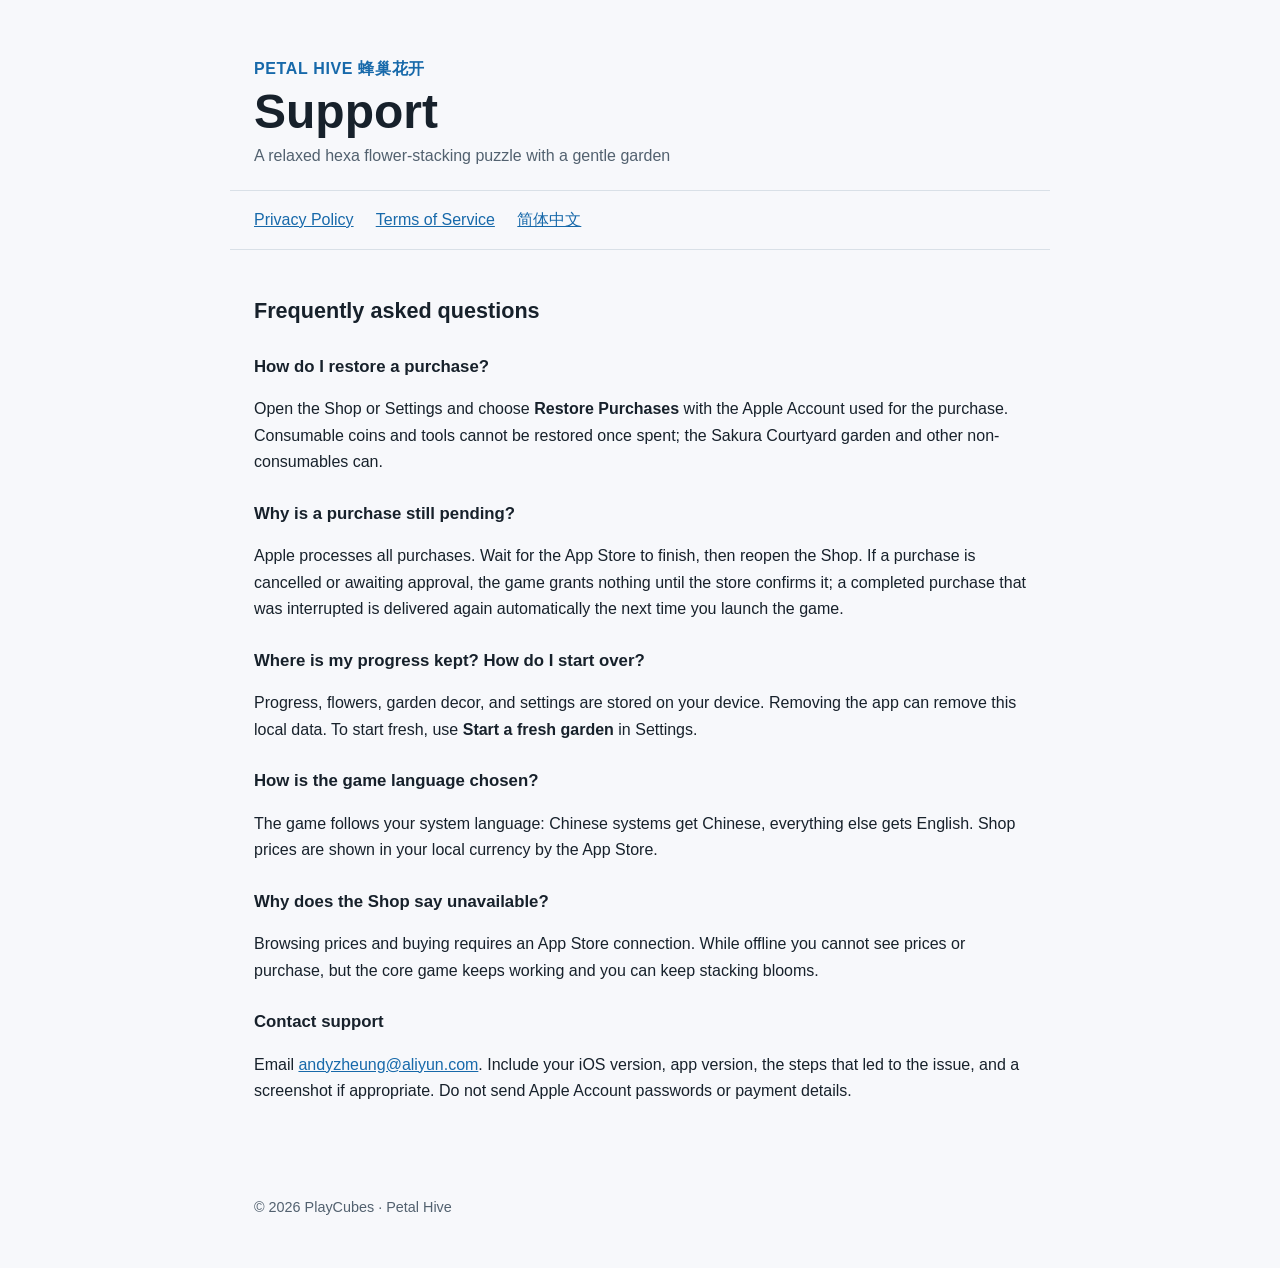
<file: index.html>
<!doctype html>
<html lang="en">
<head>
  <meta charset="utf-8">
  <meta http-equiv="refresh" content="0; url=en/">
  <meta name="viewport" content="width=device-width, initial-scale=1">
  <title>Petal Hive Support</title>
</head>
<body>
  <p><a href="en/">Petal Hive Support</a> · <a href="zh/">蜂巢花开支持</a></p>
</body>
</html>
</file>
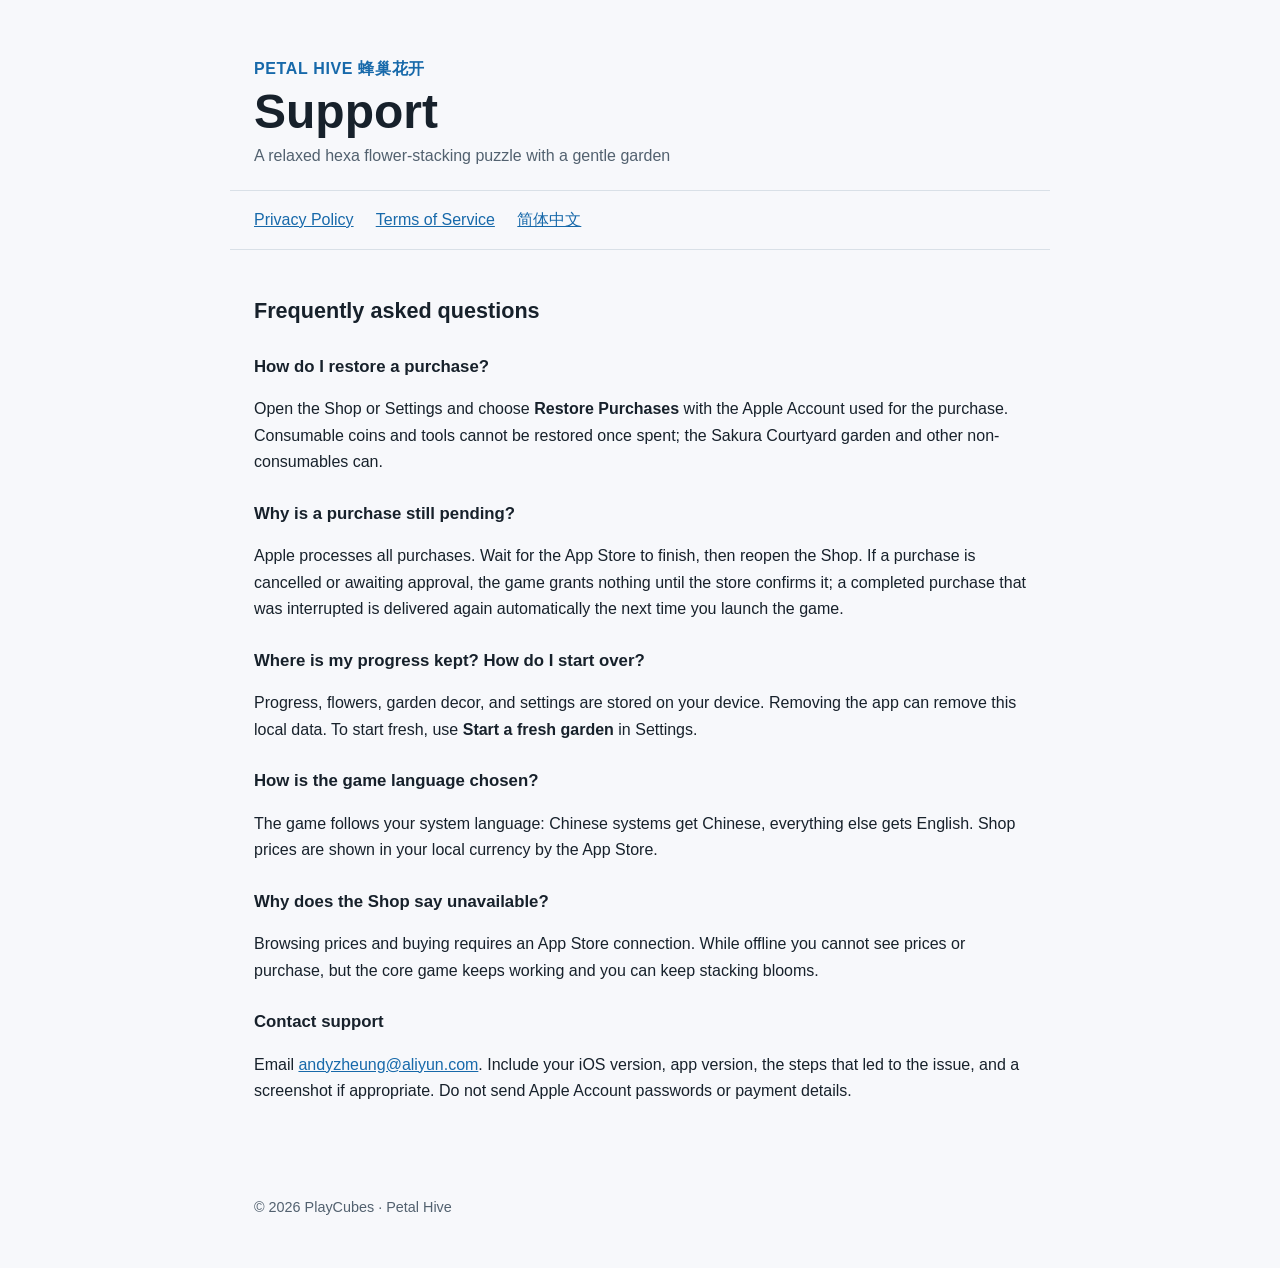
<file: en/index.html>
<!doctype html>
<html lang="en">
<head>
  <meta charset="utf-8">
  <meta name="viewport" content="width=device-width, initial-scale=1">
  <meta name="description" content="Official support for Petal Hive.">
  <title>Support · Petal Hive</title>
  <link rel="stylesheet" href="../style.css">
</head>
<body>
  <header>
    <p class="eyebrow">Petal Hive 蜂巢花开</p>
    <h1>Support</h1>
    <p class="meta">A relaxed hexa flower-stacking puzzle with a gentle garden</p>
  </header>
  <nav class="nav" aria-label="Related pages">
    <a href="privacy.html">Privacy Policy</a>
    <a href="terms.html">Terms of Service</a>
    <a href="../zh/" hreflang="zh-CN">简体中文</a>
  </nav>
  <main>
    <h2>Frequently asked questions</h2>
    <h3>How do I restore a purchase?</h3>
    <p>Open the Shop or Settings and choose <strong>Restore Purchases</strong> with the Apple Account used for the purchase. Consumable coins and tools cannot be restored once spent; the Sakura Courtyard garden and other non-consumables can.</p>
    <h3>Why is a purchase still pending?</h3>
    <p>Apple processes all purchases. Wait for the App Store to finish, then reopen the Shop. If a purchase is cancelled or awaiting approval, the game grants nothing until the store confirms it; a completed purchase that was interrupted is delivered again automatically the next time you launch the game.</p>
    <h3>Where is my progress kept? How do I start over?</h3>
    <p>Progress, flowers, garden decor, and settings are stored on your device. Removing the app can remove this local data. To start fresh, use <strong>Start a fresh garden</strong> in Settings.</p>
    <h3>How is the game language chosen?</h3>
    <p>The game follows your system language: Chinese systems get Chinese, everything else gets English. Shop prices are shown in your local currency by the App Store.</p>
    <h3>Why does the Shop say unavailable?</h3>
    <p>Browsing prices and buying requires an App Store connection. While offline you cannot see prices or purchase, but the core game keeps working and you can keep stacking blooms.</p>
    <h3>Contact support</h3>
    <p>Email <a href="mailto:andyzheung@aliyun.com?subject=Petal%20Hive%20Support">andyzheung@aliyun.com</a>. Include your iOS version, app version, the steps that led to the issue, and a screenshot if appropriate. Do not send Apple Account passwords or payment details.</p>
  </main>
  <footer>© 2026 PlayCubes · Petal Hive</footer>
</body>
</html>
</file>
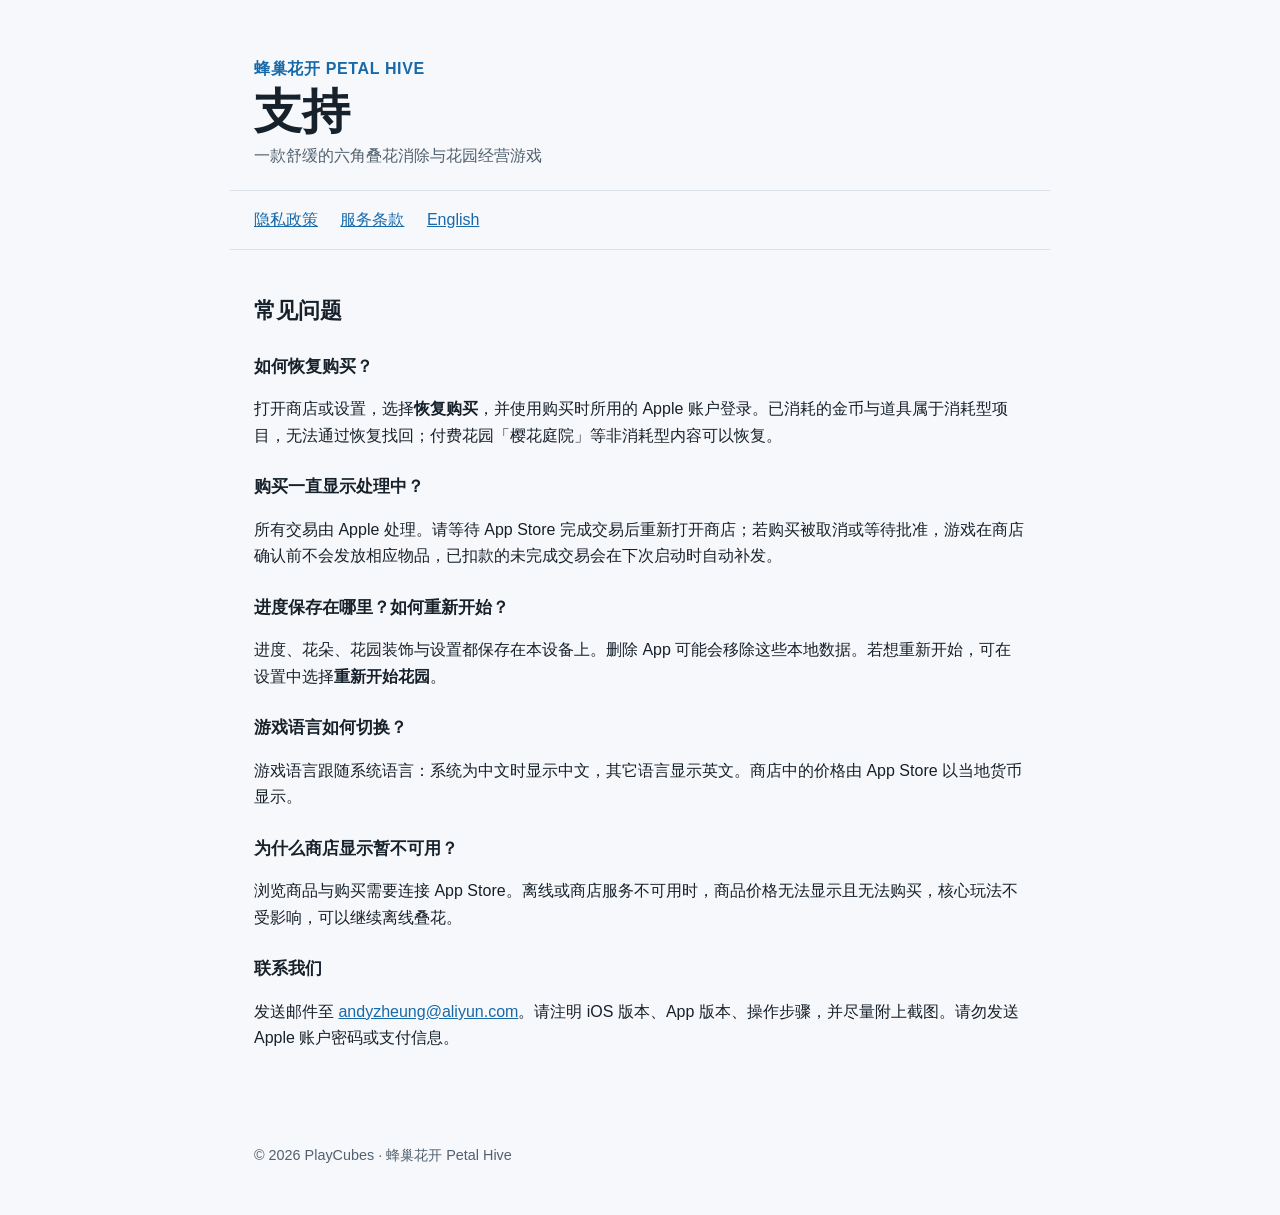
<file: zh/index.html>
<!doctype html>
<html lang="zh-CN">
<head>
  <meta charset="utf-8">
  <meta name="viewport" content="width=device-width, initial-scale=1">
  <meta name="description" content="蜂巢花开官方支持页面。">
  <title>支持 · 蜂巢花开</title>
  <link rel="stylesheet" href="../style.css">
</head>
<body>
  <header>
    <p class="eyebrow">蜂巢花开 Petal Hive</p>
    <h1>支持</h1>
    <p class="meta">一款舒缓的六角叠花消除与花园经营游戏</p>
  </header>
  <nav class="nav" aria-label="相关页面">
    <a href="privacy.html">隐私政策</a>
    <a href="terms.html">服务条款</a>
    <a href="../en/" hreflang="en">English</a>
  </nav>
  <main>
    <h2>常见问题</h2>
    <h3>如何恢复购买？</h3>
    <p>打开商店或设置，选择<strong>恢复购买</strong>，并使用购买时所用的 Apple 账户登录。已消耗的金币与道具属于消耗型项目，无法通过恢复找回；付费花园「樱花庭院」等非消耗型内容可以恢复。</p>
    <h3>购买一直显示处理中？</h3>
    <p>所有交易由 Apple 处理。请等待 App Store 完成交易后重新打开商店；若购买被取消或等待批准，游戏在商店确认前不会发放相应物品，已扣款的未完成交易会在下次启动时自动补发。</p>
    <h3>进度保存在哪里？如何重新开始？</h3>
    <p>进度、花朵、花园装饰与设置都保存在本设备上。删除 App 可能会移除这些本地数据。若想重新开始，可在设置中选择<strong>重新开始花园</strong>。</p>
    <h3>游戏语言如何切换？</h3>
    <p>游戏语言跟随系统语言：系统为中文时显示中文，其它语言显示英文。商店中的价格由 App Store 以当地货币显示。</p>
    <h3>为什么商店显示暂不可用？</h3>
    <p>浏览商品与购买需要连接 App Store。离线或商店服务不可用时，商品价格无法显示且无法购买，核心玩法不受影响，可以继续离线叠花。</p>
    <h3>联系我们</h3>
    <p>发送邮件至 <a href="mailto:andyzheung@aliyun.com?subject=%E8%9C%82%E5%B7%A2%E8%8A%B1%E5%BC%80%20%E6%94%AF%E6%8C%81">andyzheung@aliyun.com</a>。请注明 iOS 版本、App 版本、操作步骤，并尽量附上截图。请勿发送 Apple 账户密码或支付信息。</p>
  </main>
  <footer>© 2026 PlayCubes · 蜂巢花开 Petal Hive</footer>
</body>
</html>
</file>
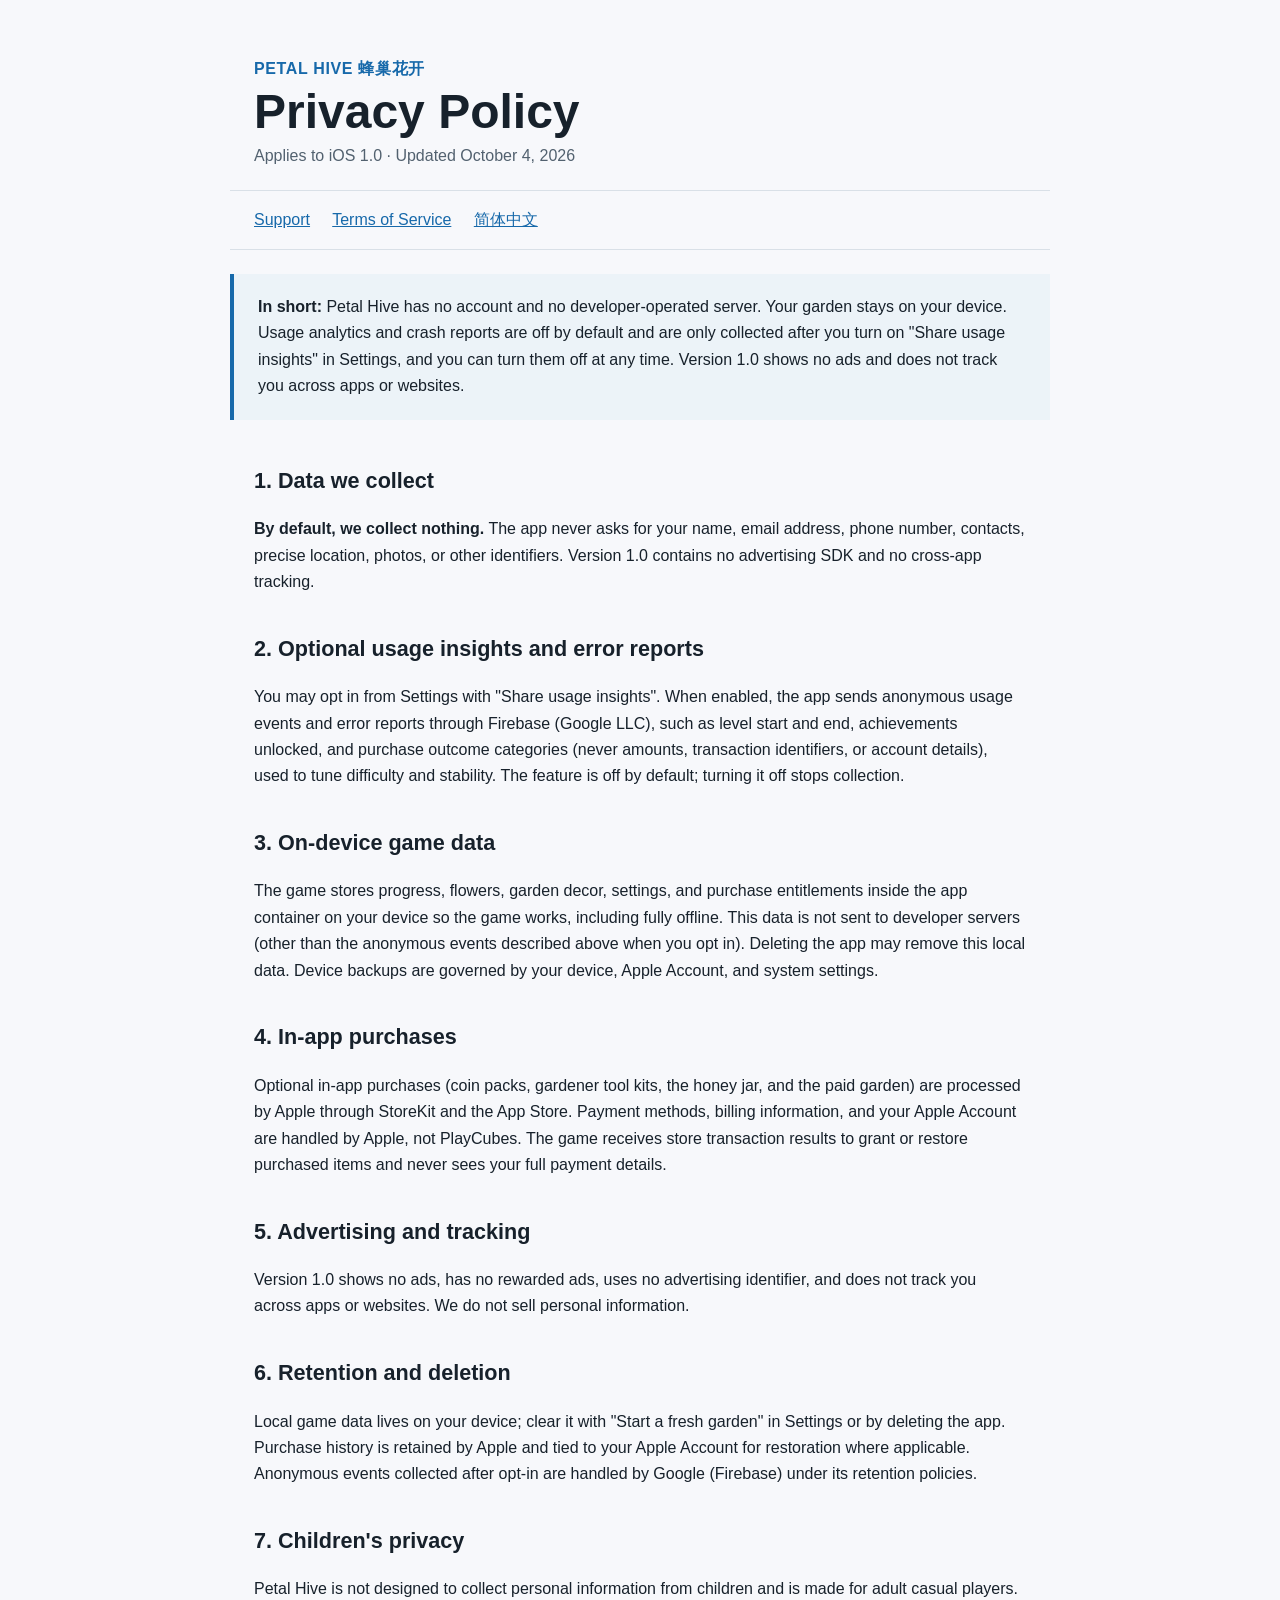
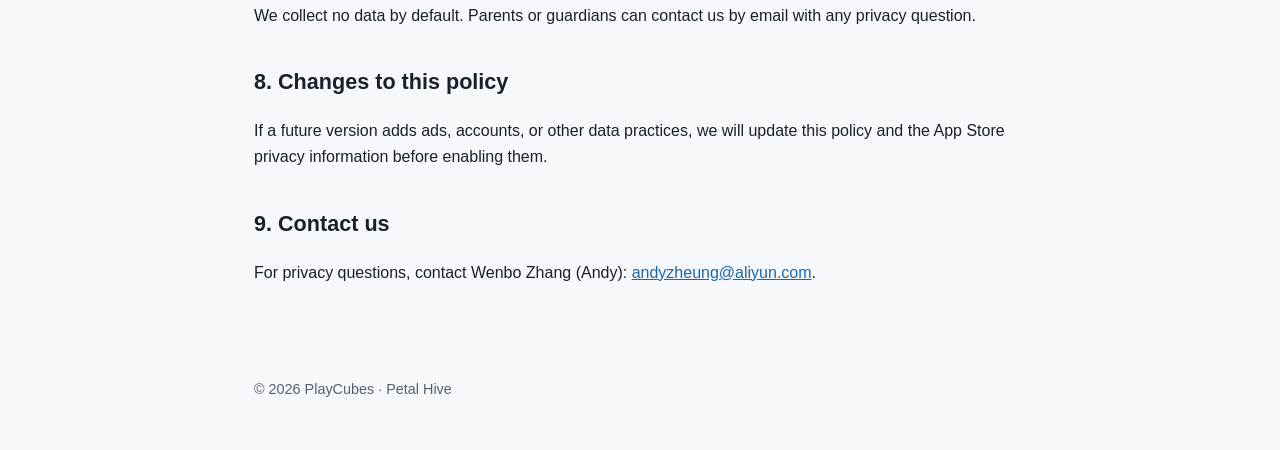
<file: en/privacy.html>
<!doctype html>
<html lang="en">
<head>
  <meta charset="utf-8">
  <meta name="viewport" content="width=device-width, initial-scale=1">
  <meta name="description" content="Petal Hive privacy policy.">
  <title>Privacy Policy · Petal Hive</title>
  <link rel="stylesheet" href="../style.css">
</head>
<body>
  <header>
    <p class="eyebrow">Petal Hive 蜂巢花开</p>
    <h1>Privacy Policy</h1>
    <p class="meta">Applies to iOS 1.0 · Updated October 4, 2026</p>
  </header>
  <nav class="nav" aria-label="Related pages">
    <a href="index.html">Support</a>
    <a href="terms.html">Terms of Service</a>
    <a href="../zh/privacy.html" hreflang="zh-CN">简体中文</a>
  </nav>
  <div class="callout"><p><strong>In short:</strong> Petal Hive has no account and no developer-operated server. Your garden stays on your device. Usage analytics and crash reports are off by default and are only collected after you turn on "Share usage insights" in Settings, and you can turn them off at any time. Version 1.0 shows no ads and does not track you across apps or websites.</p></div>
  <main>
    <h2>1. Data we collect</h2>
    <p><strong>By default, we collect nothing.</strong> The app never asks for your name, email address, phone number, contacts, precise location, photos, or other identifiers. Version 1.0 contains no advertising SDK and no cross-app tracking.</p>
    <h2>2. Optional usage insights and error reports</h2>
    <p>You may opt in from Settings with "Share usage insights". When enabled, the app sends anonymous usage events and error reports through Firebase (Google LLC), such as level start and end, achievements unlocked, and purchase outcome categories (never amounts, transaction identifiers, or account details), used to tune difficulty and stability. The feature is off by default; turning it off stops collection.</p>
    <h2>3. On-device game data</h2>
    <p>The game stores progress, flowers, garden decor, settings, and purchase entitlements inside the app container on your device so the game works, including fully offline. This data is not sent to developer servers (other than the anonymous events described above when you opt in). Deleting the app may remove this local data. Device backups are governed by your device, Apple Account, and system settings.</p>
    <h2>4. In-app purchases</h2>
    <p>Optional in-app purchases (coin packs, gardener tool kits, the honey jar, and the paid garden) are processed by Apple through StoreKit and the App Store. Payment methods, billing information, and your Apple Account are handled by Apple, not PlayCubes. The game receives store transaction results to grant or restore purchased items and never sees your full payment details.</p>
    <h2>5. Advertising and tracking</h2>
    <p>Version 1.0 shows no ads, has no rewarded ads, uses no advertising identifier, and does not track you across apps or websites. We do not sell personal information.</p>
    <h2>6. Retention and deletion</h2>
    <p>Local game data lives on your device; clear it with "Start a fresh garden" in Settings or by deleting the app. Purchase history is retained by Apple and tied to your Apple Account for restoration where applicable. Anonymous events collected after opt-in are handled by Google (Firebase) under its retention policies.</p>
    <h2>7. Children's privacy</h2>
    <p>Petal Hive is not designed to collect personal information from children and is made for adult casual players. We collect no data by default. Parents or guardians can contact us by email with any privacy question.</p>
    <h2>8. Changes to this policy</h2>
    <p>If a future version adds ads, accounts, or other data practices, we will update this policy and the App Store privacy information before enabling them.</p>
    <h2>9. Contact us</h2>
    <p>For privacy questions, contact Wenbo Zhang (Andy): <a href="mailto:andyzheung@aliyun.com?subject=Petal%20Hive%20Privacy">andyzheung@aliyun.com</a>.</p>
  </main>
  <footer>© 2026 PlayCubes · Petal Hive</footer>
</body>
</html>
</file>
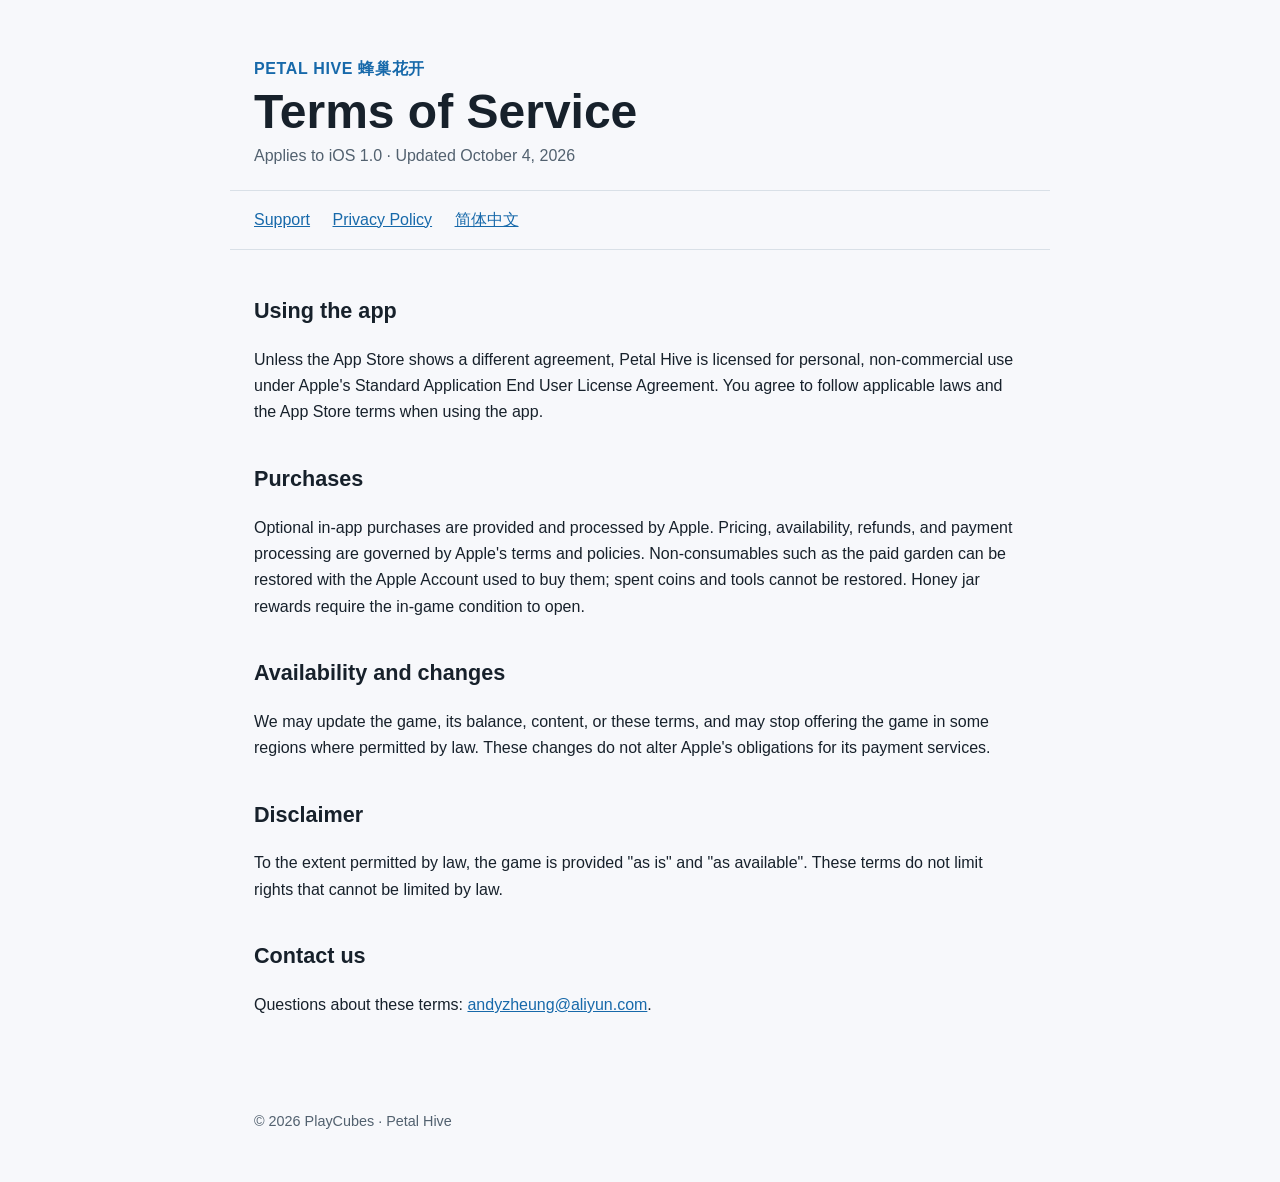
<file: en/terms.html>
<!doctype html>
<html lang="en">
<head>
  <meta charset="utf-8">
  <meta name="viewport" content="width=device-width, initial-scale=1">
  <title>Terms of Service · Petal Hive</title>
  <link rel="stylesheet" href="../style.css">
</head>
<body>
  <header>
    <p class="eyebrow">Petal Hive 蜂巢花开</p>
    <h1>Terms of Service</h1>
    <p class="meta">Applies to iOS 1.0 · Updated October 4, 2026</p>
  </header>
  <nav class="nav" aria-label="Related pages">
    <a href="index.html">Support</a>
    <a href="privacy.html">Privacy Policy</a>
    <a href="../zh/terms.html" hreflang="zh-CN">简体中文</a>
  </nav>
  <main>
    <h2>Using the app</h2>
    <p>Unless the App Store shows a different agreement, Petal Hive is licensed for personal, non-commercial use under Apple's Standard Application End User License Agreement. You agree to follow applicable laws and the App Store terms when using the app.</p>
    <h2>Purchases</h2>
    <p>Optional in-app purchases are provided and processed by Apple. Pricing, availability, refunds, and payment processing are governed by Apple's terms and policies. Non-consumables such as the paid garden can be restored with the Apple Account used to buy them; spent coins and tools cannot be restored. Honey jar rewards require the in-game condition to open.</p>
    <h2>Availability and changes</h2>
    <p>We may update the game, its balance, content, or these terms, and may stop offering the game in some regions where permitted by law. These changes do not alter Apple's obligations for its payment services.</p>
    <h2>Disclaimer</h2>
    <p>To the extent permitted by law, the game is provided "as is" and "as available". These terms do not limit rights that cannot be limited by law.</p>
    <h2>Contact us</h2>
    <p>Questions about these terms: <a href="mailto:andyzheung@aliyun.com?subject=Petal%20Hive%20Terms">andyzheung@aliyun.com</a>.</p>
  </main>
  <footer>© 2026 PlayCubes · Petal Hive</footer>
</body>
</html>
</file>
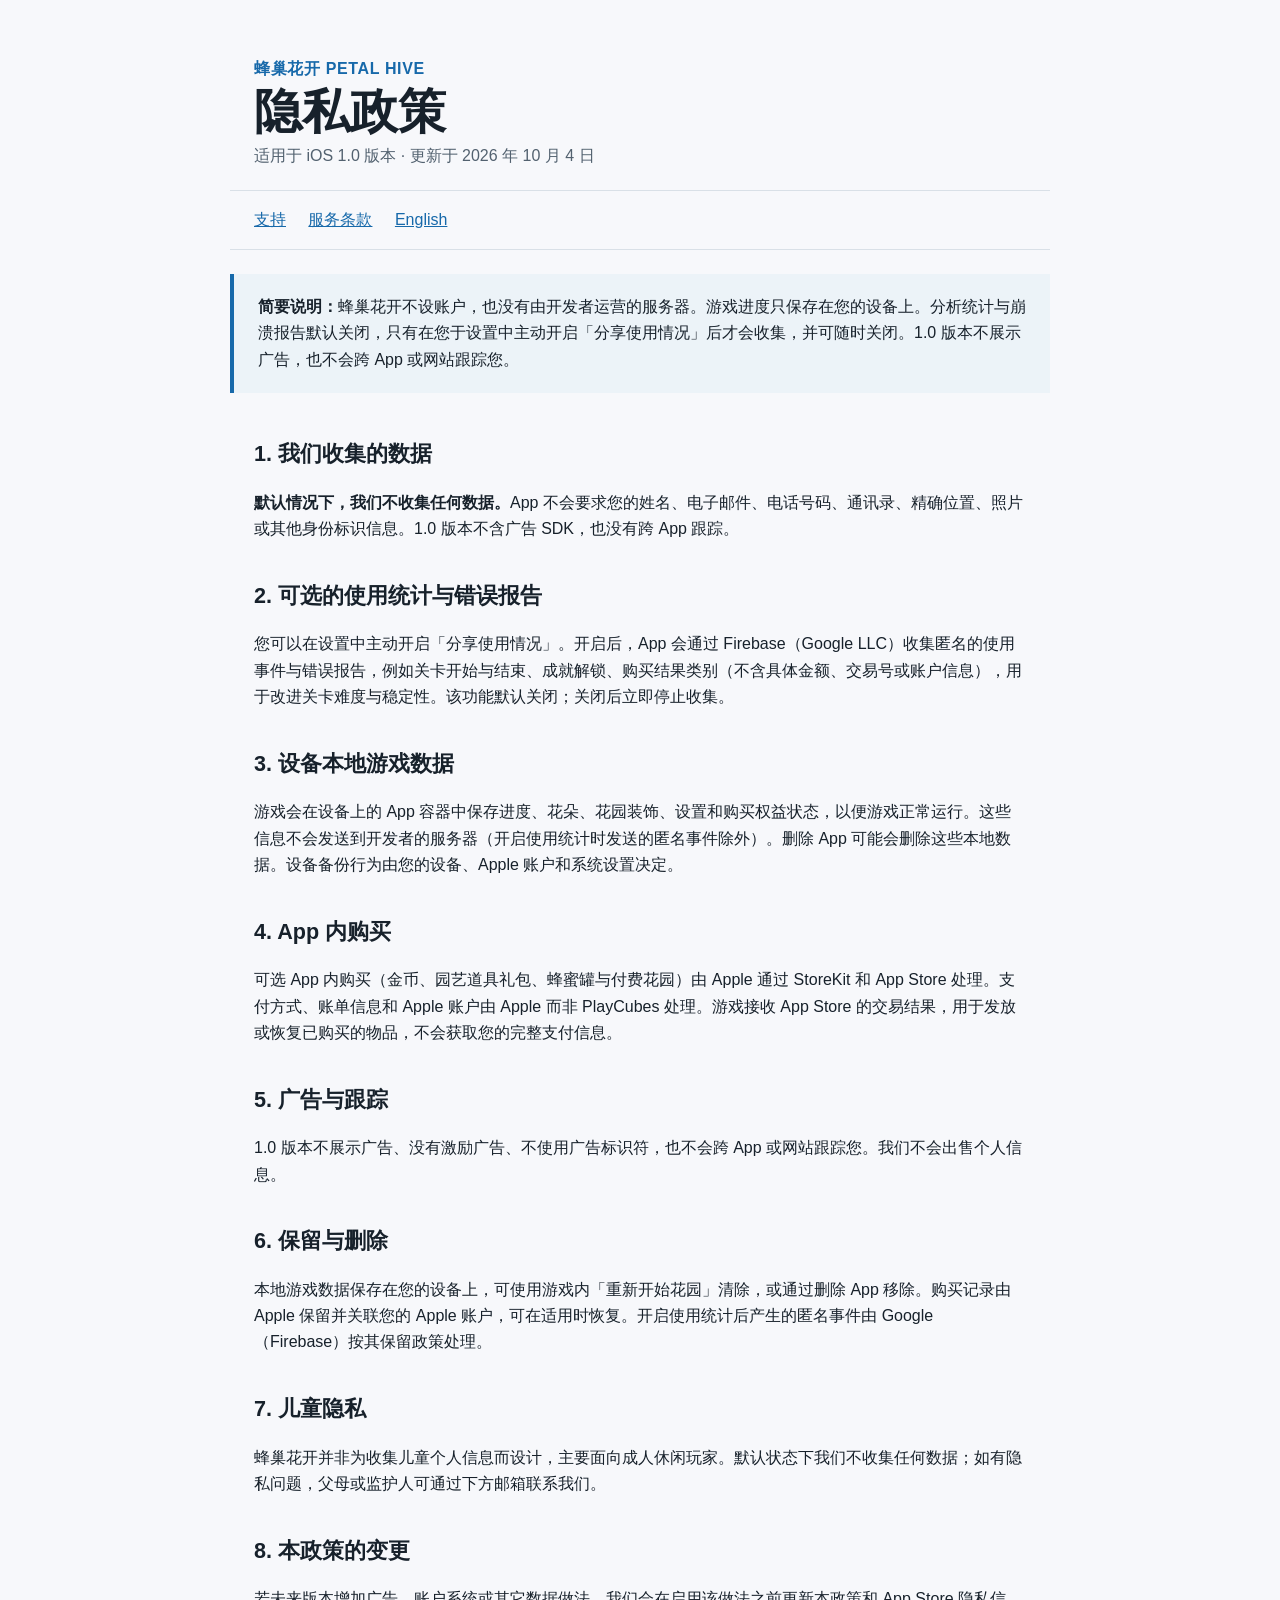
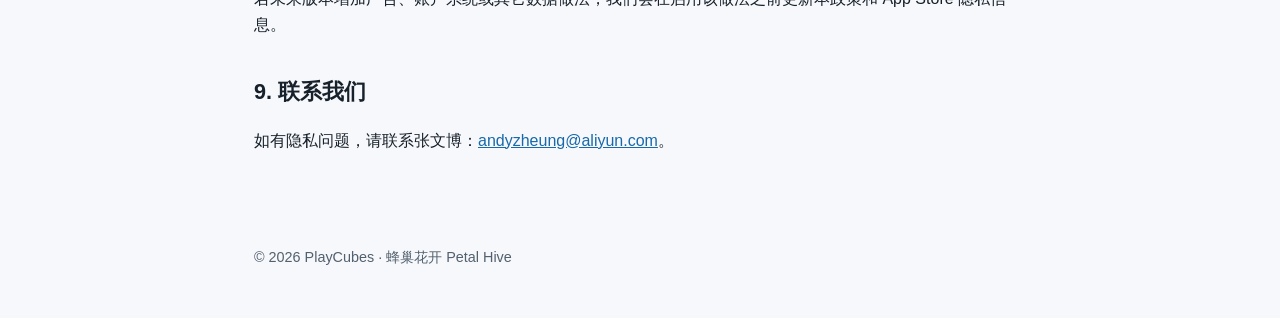
<file: zh/privacy.html>
<!doctype html>
<html lang="zh-CN">
<head>
  <meta charset="utf-8">
  <meta name="viewport" content="width=device-width, initial-scale=1">
  <meta name="description" content="蜂巢花开隐私政策。">
  <title>隐私政策 · 蜂巢花开</title>
  <link rel="stylesheet" href="../style.css">
</head>
<body>
  <header>
    <p class="eyebrow">蜂巢花开 Petal Hive</p>
    <h1>隐私政策</h1>
    <p class="meta">适用于 iOS 1.0 版本 · 更新于 2026 年 10 月 4 日</p>
  </header>
  <nav class="nav" aria-label="相关页面">
    <a href="index.html">支持</a>
    <a href="terms.html">服务条款</a>
    <a href="../en/privacy.html" hreflang="en">English</a>
  </nav>
  <div class="callout"><p><strong>简要说明：</strong>蜂巢花开不设账户，也没有由开发者运营的服务器。游戏进度只保存在您的设备上。分析统计与崩溃报告默认关闭，只有在您于设置中主动开启「分享使用情况」后才会收集，并可随时关闭。1.0 版本不展示广告，也不会跨 App 或网站跟踪您。</p></div>
  <main>
    <h2>1. 我们收集的数据</h2>
    <p><strong>默认情况下，我们不收集任何数据。</strong>App 不会要求您的姓名、电子邮件、电话号码、通讯录、精确位置、照片或其他身份标识信息。1.0 版本不含广告 SDK，也没有跨 App 跟踪。</p>
    <h2>2. 可选的使用统计与错误报告</h2>
    <p>您可以在设置中主动开启「分享使用情况」。开启后，App 会通过 Firebase（Google LLC）收集匿名的使用事件与错误报告，例如关卡开始与结束、成就解锁、购买结果类别（不含具体金额、交易号或账户信息），用于改进关卡难度与稳定性。该功能默认关闭；关闭后立即停止收集。</p>
    <h2>3. 设备本地游戏数据</h2>
    <p>游戏会在设备上的 App 容器中保存进度、花朵、花园装饰、设置和购买权益状态，以便游戏正常运行。这些信息不会发送到开发者的服务器（开启使用统计时发送的匿名事件除外）。删除 App 可能会删除这些本地数据。设备备份行为由您的设备、Apple 账户和系统设置决定。</p>
    <h2>4. App 内购买</h2>
    <p>可选 App 内购买（金币、园艺道具礼包、蜂蜜罐与付费花园）由 Apple 通过 StoreKit 和 App Store 处理。支付方式、账单信息和 Apple 账户由 Apple 而非 PlayCubes 处理。游戏接收 App Store 的交易结果，用于发放或恢复已购买的物品，不会获取您的完整支付信息。</p>
    <h2>5. 广告与跟踪</h2>
    <p>1.0 版本不展示广告、没有激励广告、不使用广告标识符，也不会跨 App 或网站跟踪您。我们不会出售个人信息。</p>
    <h2>6. 保留与删除</h2>
    <p>本地游戏数据保存在您的设备上，可使用游戏内「重新开始花园」清除，或通过删除 App 移除。购买记录由 Apple 保留并关联您的 Apple 账户，可在适用时恢复。开启使用统计后产生的匿名事件由 Google（Firebase）按其保留政策处理。</p>
    <h2>7. 儿童隐私</h2>
    <p>蜂巢花开并非为收集儿童个人信息而设计，主要面向成人休闲玩家。默认状态下我们不收集任何数据；如有隐私问题，父母或监护人可通过下方邮箱联系我们。</p>
    <h2>8. 本政策的变更</h2>
    <p>若未来版本增加广告、账户系统或其它数据做法，我们会在启用该做法之前更新本政策和 App Store 隐私信息。</p>
    <h2>9. 联系我们</h2>
    <p>如有隐私问题，请联系张文博：<a href="mailto:andyzheung@aliyun.com?subject=%E8%9C%82%E5%B7%A2%E8%8A%B1%E5%BC%80%20%E9%9A%90%E7%A7%81">andyzheung@aliyun.com</a>。</p>
  </main>
  <footer>© 2026 PlayCubes · 蜂巢花开 Petal Hive</footer>
</body>
</html>
</file>
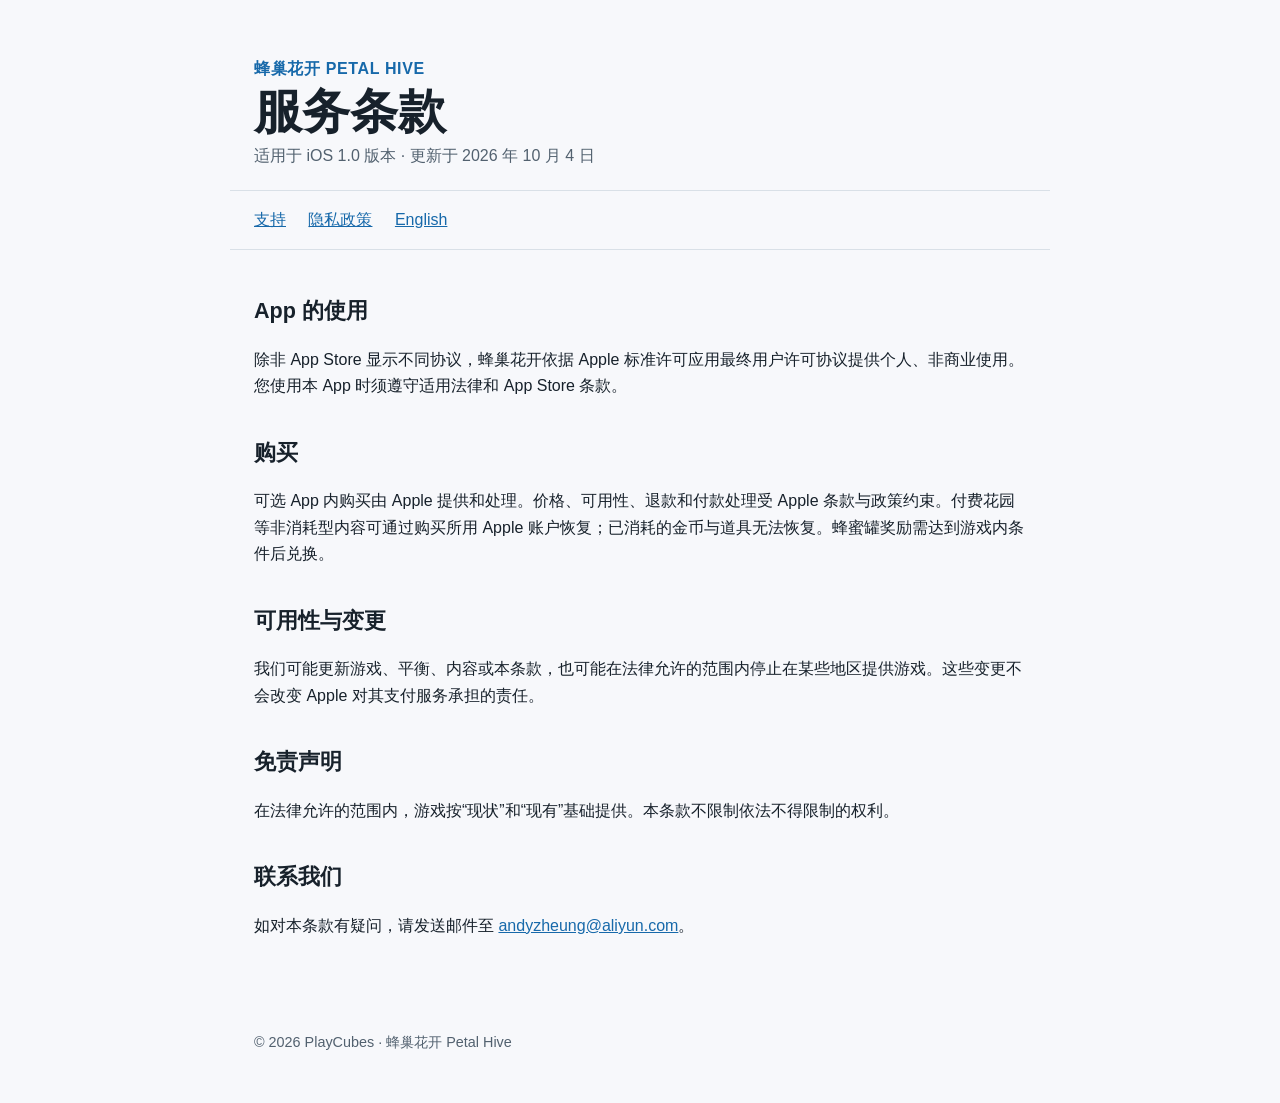
<file: zh/terms.html>
<!doctype html>
<html lang="zh-CN">
<head>
  <meta charset="utf-8">
  <meta name="viewport" content="width=device-width, initial-scale=1">
  <title>服务条款 · 蜂巢花开</title>
  <link rel="stylesheet" href="../style.css">
</head>
<body>
  <header>
    <p class="eyebrow">蜂巢花开 Petal Hive</p>
    <h1>服务条款</h1>
    <p class="meta">适用于 iOS 1.0 版本 · 更新于 2026 年 10 月 4 日</p>
  </header>
  <nav class="nav" aria-label="相关页面">
    <a href="index.html">支持</a>
    <a href="privacy.html">隐私政策</a>
    <a href="../en/terms.html" hreflang="en">English</a>
  </nav>
  <main>
    <h2>App 的使用</h2>
    <p>除非 App Store 显示不同协议，蜂巢花开依据 Apple 标准许可应用最终用户许可协议提供个人、非商业使用。您使用本 App 时须遵守适用法律和 App Store 条款。</p>
    <h2>购买</h2>
    <p>可选 App 内购买由 Apple 提供和处理。价格、可用性、退款和付款处理受 Apple 条款与政策约束。付费花园等非消耗型内容可通过购买所用 Apple 账户恢复；已消耗的金币与道具无法恢复。蜂蜜罐奖励需达到游戏内条件后兑换。</p>
    <h2>可用性与变更</h2>
    <p>我们可能更新游戏、平衡、内容或本条款，也可能在法律允许的范围内停止在某些地区提供游戏。这些变更不会改变 Apple 对其支付服务承担的责任。</p>
    <h2>免责声明</h2>
    <p>在法律允许的范围内，游戏按“现状”和“现有”基础提供。本条款不限制依法不得限制的权利。</p>
    <h2>联系我们</h2>
    <p>如对本条款有疑问，请发送邮件至 <a href="mailto:andyzheung@aliyun.com?subject=%E8%9C%82%E5%B7%A2%E8%8A%B1%E5%BC%80%20%E6%9D%A1%E6%AC%BE">andyzheung@aliyun.com</a>。</p>
  </main>
  <footer>© 2026 PlayCubes · 蜂巢花开 Petal Hive</footer>
</body>
</html>
</file>
<file: style.css>
:root {
  color-scheme: light dark;
  --ink: #17212b;
  --paper: #f7f8fb;
  --card: #ffffff;
  --accent: #1769aa;
  --muted: #52616f;
  --line: #d9e0e7;
}

* { box-sizing: border-box; }
body {
  margin: 0;
  color: var(--ink);
  background: var(--paper);
  font: 16px/1.65 -apple-system, BlinkMacSystemFont, "Segoe UI", sans-serif;
}
header, main, .nav, .callout, footer { max-width: 820px; margin-inline: auto; }
header { padding: 56px 24px 20px; }
main { padding: 8px 24px 48px; }
.eyebrow { margin: 0; color: var(--accent); font-weight: 750; letter-spacing: .04em; text-transform: uppercase; }
h1 { margin: 4px 0; font-size: clamp(2rem, 6vw, 3rem); line-height: 1.1; }
h2 { margin-top: 2.2rem; font-size: 1.35rem; }
h3 { margin: 1.5rem 0 .3rem; font-size: 1.05rem; }
.meta { color: var(--muted); margin: 0; }
.nav { padding: 16px 24px; border-block: 1px solid var(--line); }
.nav a { margin-right: 18px; white-space: nowrap; }
.callout { margin-top: 24px; padding: 4px 24px; border-left: 4px solid var(--accent); background: color-mix(in srgb, var(--accent) 8%, var(--card)); }
a { color: var(--accent); }
li + li { margin-top: .35rem; }
footer { padding: 28px 24px 48px; color: var(--muted); font-size: .9rem; }
@media (prefers-color-scheme: dark) {
  :root { --ink: #e8edf2; --paper: #12161b; --card: #1a2027; --accent: #6fb8f6; --muted: #b3c0ca; --line: #34404b; }
}
</file>
